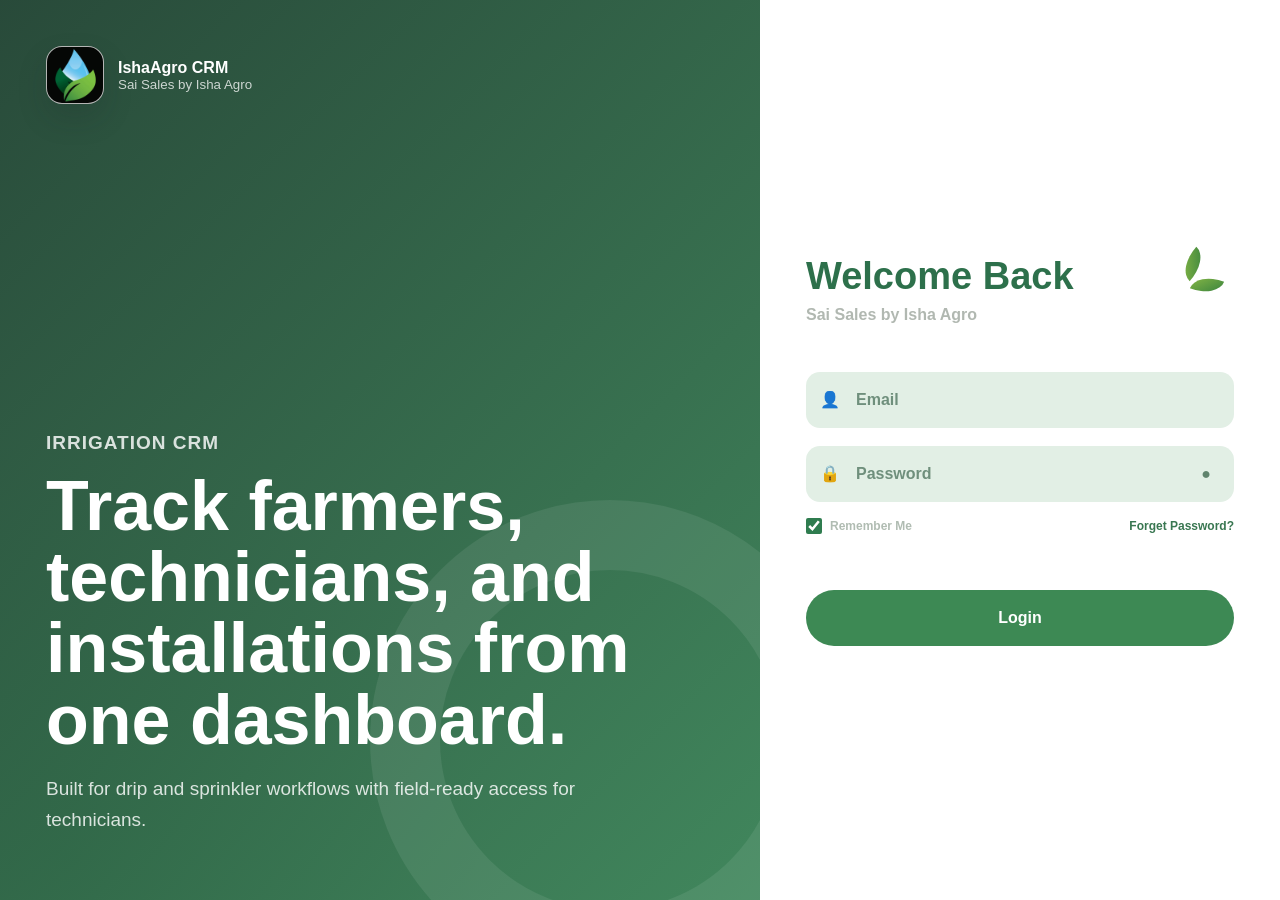
<file: index.html>
<!doctype html>
<html lang="en">
  <head>
    <meta charset="UTF-8" />
    <meta name="viewport" content="width=device-width, initial-scale=1.0" />
    <title>IshaAgro CRM</title>
    <link rel="stylesheet" href="style.css?v=20260524-query" />
  </head>
  <body>
    <main id="loginPage" class="website-login">
      <section class="login-visual">
        <div class="brand-row">
          <img class="brand-logo" src="assets/isha-agro-logo-icon.png" alt="Isha Agro" />
          <div>
            <strong>IshaAgro CRM</strong>
            <small>Sai Sales by Isha Agro</small>
          </div>
        </div>
        <div class="visual-copy">
          <p class="eyebrow">Irrigation CRM</p>
          <h1>Track farmers, technicians, and installations from one dashboard.</h1>
          <p>Built for drip and sprinkler workflows with field-ready access for technicians.</p>
        </div>
      </section>

      <section class="login-panel">
        <div class="login-title-block">
          <span class="leaf-sprig" aria-hidden="true"></span>
          <h2>Welcome Back</h2>
          <p>Sai Sales by Isha Agro</p>
        </div>

        <form id="loginForm">
          <label class="input-shell">
            <span aria-hidden="true">👤</span>
            <input id="email" type="email" autocomplete="email" placeholder="Email" required />
          </label>
          <label class="input-shell">
            <span aria-hidden="true">🔒</span>
            <input id="password" type="password" autocomplete="current-password" placeholder="Password" required />
            <button id="togglePassword" class="eye-button" type="button" aria-label="Show password">●</button>
          </label>
          <div class="login-options">
            <label class="remember-option">
              <input id="rememberMe" type="checkbox" checked />
              <span>Remember Me</span>
            </label>
            <button class="forgot-button" type="button">Forget Password?</button>
          </div>
          <p id="loginMessage" class="message"></p>
          <button id="loginButton" type="submit">Login</button>
        </form>
      </section>
    </main>

    <main id="adminDashboard" class="dashboard-page hidden">
      <aside class="sidebar">
        <div class="brand-row">
          <img class="brand-logo" src="assets/isha-agro-logo-icon.png" alt="Isha Agro" />
          <div>
            <strong>IshaAgro CRM</strong>
            <small>Sai Sales by Isha Agro</small>
          </div>
        </div>
        <nav class="admin-tabs" aria-label="Admin features">
          <button class="active" data-admin-tab="overview" type="button">Dashboard</button>
          <button data-admin-tab="farmers" type="button">Farmers</button>
          <button data-admin-tab="queries" type="button">Farmer Queries</button>
          <button data-admin-tab="reminders" type="button">Reminders</button>
          <button data-admin-tab="technicians" type="button">Technicians</button>
        </nav>
      </aside>
      <section class="dashboard-content">
        <header class="dashboard-topbar">
          <div class="profile-menu-wrap">
            <button id="adminProfileButton" class="profile-button" type="button" aria-expanded="false" aria-controls="adminProfileMenu">
              <img id="adminProfilePhoto" class="profile-photo" alt="Admin profile" />
              <span id="adminProfileInitials" class="profile-initials">A</span>
            </button>
            <div id="adminProfileMenu" class="profile-menu-panel hidden">
              <div class="profile-card-head">
                <img id="adminProfileMenuPhoto" class="profile-menu-photo" alt="Admin profile" />
                <div>
                  <strong id="adminProfileName">Admin</strong>
                  <small id="adminProfileEmail">admin@ishaagro.in</small>
                </div>
              </div>
              <span id="adminProfileRole" class="profile-role">Admin</span>
              <button id="adminProfileLogout" class="danger-button profile-logout" type="button">Logout</button>
            </div>
          </div>
        </header>
        <section class="dashboard-hero">
          <p class="eyebrow">Irrigation CRM</p>
          <h2 id="adminGreeting">Welcome, Admin</h2>
          <p>Manage farmer records, technicians, and installation progress for IshaAgro.</p>
        </section>

        <section class="admin-panel-section" data-admin-panel="overview">
          <section id="adminStats" class="stats-grid"></section>
          <section id="adminInsights" class="insights-grid"></section>
          <section class="form-card">
            <div class="section-heading">
              <h3>Recent Updates</h3>
            </div>
            <div id="recentUpdates" class="reminder-list"></div>
          </section>
        </section>

        <section class="admin-panel-section hidden" data-admin-panel="reminders">
          <section class="form-card">
            <div class="section-heading">
              <h3>Create Reminder</h3>
            </div>
            <form id="reminderForm" class="compact-form">
              <label>Farmer<select id="reminderFarmer" required></select></label>
              <label>Title<input id="reminderTitle" placeholder="Pending installation follow-up" required /></label>
              <label>Reminder Date<input id="reminderDate" type="date" required /></label>
              <label>Status<select id="reminderStatus"><option>Pending</option><option>Completed</option></select></label>
              <label>Assigned To<select id="reminderAssignedTo" required></select></label>
              <button class="primary-action" type="submit">Create Reminder</button>
              <p id="reminderMessage" class="message"></p>
            </form>
          </section>
          <section class="form-card">
            <div class="section-heading">
              <h3>Upcoming Reminders</h3>
            </div>
            <div id="upcomingReminders" class="reminder-list"></div>
          </section>
        </section>

        <section class="admin-panel-section hidden" data-admin-panel="queries">
          <section class="form-card">
            <div class="section-heading">
              <h3>Farmer Queries</h3>
            </div>
            <div id="farmerQueryTable" class="table-wrap"></div>
          </section>
        </section>

        <section class="admin-panel-section hidden" data-admin-panel="farmers">
          <section class="form-card">
            <div class="section-heading">
              <h3>Farmer Records</h3>
              <button id="exportCsvButton" class="secondary-button" type="button">Export CSV</button>
            </div>
            <div class="filters-grid">
              <label>Technician<select id="filterTechnician"><option value="">All technicians</option></select></label>
              <label>District<input id="filterDistrict" placeholder="Search district" /></label>
              <label>Status<select id="filterStatus"><option value="">All status</option><option>Pending</option><option>Completed</option></select></label>
              <label>Product Type<select id="filterProduct"><option value="">All products</option><option>Drip</option><option>Sprinkler</option></select></label>
              <label>Installation Date<input id="filterInstallDate" type="date" /></label>
            </div>
            <div id="farmerRecordsTable" class="table-wrap"></div>
          </section>

          <section id="farmerDetailPanel" class="form-card hidden"></section>

          <section id="adminEditPanel" class="form-card hidden">
            <div class="section-heading">
              <h3>Edit Farmer Record</h3>
              <button id="cancelEditFarmer" class="secondary-button" type="button">Cancel</button>
            </div>
            <form id="adminEditForm" class="farmer-form">
              <input name="id" type="hidden" />
              <label>Farmer Name<input name="farmerName" required /></label>
              <label>Mobile No<input name="mobileNo" inputmode="tel" required /></label>
              <label>Referal<input name="referal" /></label>
              <label>District<input name="district" required /></label>
              <label>Block<input name="block" required /></label>
              <label>GP<input name="gp" /></label>
              <label>Village<input name="village" required /></label>
              <label class="wide-field">Address<textarea name="address" rows="3"></textarea></label>
              <label>Product Type<select name="productType"><option>Drip</option><option>Sprinkler</option></select></label>
              <label>Area (Acre)<input name="area" /></label>
              <label>Size<input name="size" /></label>
              <label>Spacing<input name="spacing" /></label>
              <label>Crop<input name="crop" /></label>
              <label>Installation Date<input name="installationDate" type="date" /></label>
              <label>Farmer Share<input name="farmerShare" /></label>
              <label>GPS<select name="gps"><option>1</option><option>2</option><option>3</option></select></label>
              <label>Status<select name="status"><option>Pending</option><option>Completed</option></select></label>
              <button class="primary-action wide-field" type="submit">Save Changes</button>
              <p id="editFarmerMessage" class="message wide-field"></p>
            </form>
          </section>
        </section>

        <section class="admin-panel-section hidden" data-admin-panel="technicians">
          <section class="form-card">
            <div class="section-heading">
              <h3>Manage Technicians</h3>
            </div>
            <div class="admin-grid">
              <form id="technicianForm" class="compact-form">
                <input id="editingTechnicianId" type="hidden" />
                <label>Name<input id="technicianName" required /></label>
                <label>Email<input id="technicianEmail" type="email" required /></label>
                <label id="technicianPasswordLabel">Password<input id="technicianPassword" type="password" minlength="6" required /></label>
                <button class="primary-action" type="submit">Save Technician</button>
                <p id="technicianMessage" class="message"></p>
              </form>
              <div id="technicianList" class="technician-list"></div>
            </div>
          </section>
        </section>
      </section>
    </main>

    <main id="technicianDashboard" class="dashboard-page hidden">
      <aside class="sidebar">
        <div class="brand-row">
          <img class="brand-logo" src="assets/isha-agro-logo-icon.png" alt="Isha Agro" />
          <div>
            <strong>IshaAgro CRM</strong>
            <small>Sai Sales by Isha Agro</small>
          </div>
        </div>
      </aside>
      <section class="dashboard-content">
        <header class="dashboard-topbar">
          <div class="profile-menu-wrap">
            <button id="technicianProfileButton" class="profile-button" type="button" aria-expanded="false" aria-controls="technicianProfileMenu">
              <img id="technicianProfilePhoto" class="profile-photo" alt="Technician profile" />
              <span id="technicianProfileInitials" class="profile-initials">T</span>
            </button>
            <div id="technicianProfileMenu" class="profile-menu-panel hidden">
              <div class="profile-card-head">
                <img id="technicianProfileMenuPhoto" class="profile-menu-photo" alt="Technician profile" />
                <div>
                  <strong id="technicianProfileName">Technician</strong>
                  <small id="technicianProfileEmail">technician@ishaagro.in</small>
                </div>
              </div>
              <span id="technicianProfileRole" class="profile-role">Technician</span>
              <button id="technicianProfileLogout" class="danger-button profile-logout" type="button">Logout</button>
            </div>
          </div>
        </header>
        <section class="dashboard-hero">
          <p class="eyebrow">Field Technician</p>
          <h2 id="technicianGreeting">Welcome, Technician</h2>
          <p>Capture GPS, add farmer details, and submit irrigation installation records.</p>
        </section>

        <section class="mode-toggle" aria-label="Technician workflows">
          <button id="showRegistrationButton" class="active" type="button">Farmer Registration</button>
          <button id="showQueryButton" type="button">Farmer Query</button>
        </section>

        <section id="farmerRegistrationPanel" class="form-card technician-panel">
          <div class="section-heading form-toolbar">
            <h3>Add Farmer</h3>
            <button id="captureGpsButton" class="secondary-button location-button" type="button">Current Location</button>
          </div>
          <p id="farmerMessage" class="message"></p>

          <form id="farmerForm" class="farmer-form">
            <label>Farmer Name<input name="farmerName" required /></label>
            <label>Mobile No<input name="mobileNo" inputmode="tel" required /></label>
            <label>Referal<input name="referal" /></label>
            <label>District<input name="district" required /></label>
            <label>Block<input name="block" required /></label>
            <label>GP<input name="gp" /></label>
            <label>Village<input name="village" required /></label>
            <label class="wide-field">Address<textarea name="address" rows="3"></textarea></label>
            <label>Date & Time<input id="dateTimeAuto" name="dateTimeAuto" readonly /></label>
            <label>Current Location<input id="locationAuto" name="locationAuto" readonly placeholder="Click Capture GPS" /></label>
            <section id="mapPreview" class="map-preview wide-field hidden">
              <div class="map-header">
                <strong>Current Location Map</strong>
                <a id="openMapLink" href="#" target="_blank" rel="noopener">Open in Google Maps</a>
              </div>
              <iframe id="locationMap" title="Current location map" loading="lazy"></iframe>
            </section>
            <label>Product Type<select name="productType"><option>Drip</option><option>Sprinkler</option></select></label>
            <label>Area (Acre)<input name="area" /></label>
            <label>Size<input name="size" /></label>
            <label>Spacing<input name="spacing" /></label>
            <label>Crop<input name="crop" /></label>
            <label>Installation Date<input name="installationDate" type="date" /></label>
            <label>Farmer Share<input name="farmerShare" /></label>
            <label>GPS<select name="gps"><option>1</option><option>2</option><option>3</option></select></label>
            <label>Status<input name="status" value="Pending" readonly /></label>
            <button id="submitFarmerButton" class="primary-action wide-field" type="submit">Submit Farmer</button>
          </form>
        </section>

        <section id="farmerQueryPanel" class="form-card technician-panel hidden">
          <div class="section-heading">
            <h3>Farmer Query</h3>
          </div>
          <p id="farmerQueryMessage" class="message"></p>
          <form id="farmerQueryForm" class="farmer-form">
            <label>Farmer Name<input name="farmerName" required /></label>
            <label>Mobile Number<input name="mobileNo" inputmode="tel" required /></label>
            <label class="wide-field">Address<textarea name="address" rows="3" required></textarea></label>
            <label>Area<input name="area" required /></label>
            <label>Product Type<select name="productType"><option>Sprinkler</option><option>Drip</option></select></label>
            <button class="primary-action wide-field" type="submit">Submit Query</button>
          </form>
        </section>
      </section>
    </main>

    <div id="successModal" class="modal-backdrop hidden" role="dialog" aria-modal="true" aria-labelledby="successTitle">
      <section class="modal-box">
        <div class="modal-icon">✓</div>
        <h2 id="successTitle">Form Submitted</h2>
        <p>Farmer details have been saved successfully.</p>
        <button id="successOkButton" type="button">OK</button>
      </section>
    </div>

    <script src="vendor/firebase/firebase-app-compat.js?v=10.12.2"></script>
    <script src="vendor/firebase/firebase-auth-compat.js?v=10.12.2"></script>
    <script src="vendor/firebase/firebase-firestore-compat.js?v=10.12.2"></script>
    <script src="firebase-config.js?v=20260620-local-firebase"></script>
    <script src="app.js?v=20260620-rules-message"></script>
  </body>
</html>
</file>
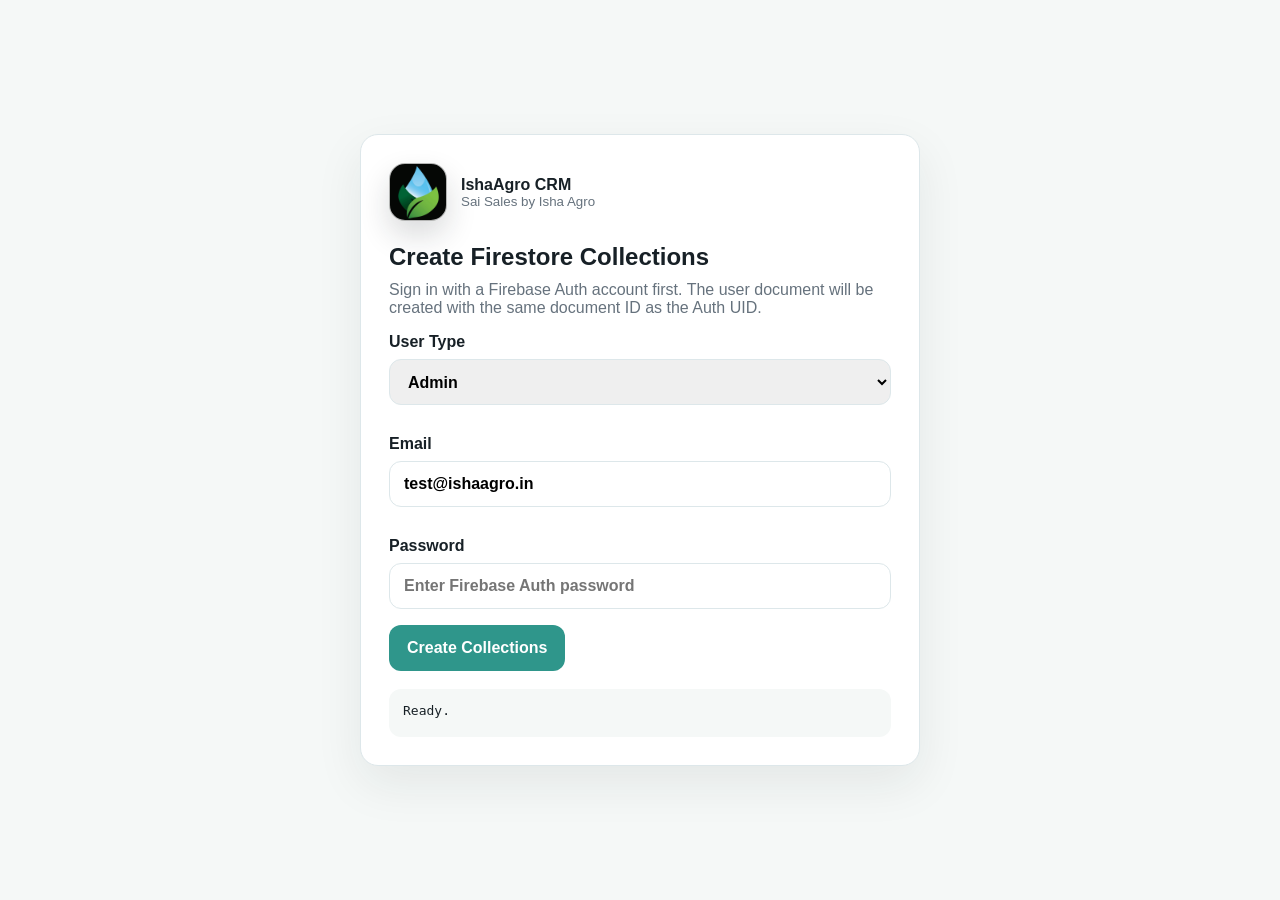
<file: setup-collections.html>
<!doctype html>
<html lang="en">
  <head>
    <meta charset="UTF-8" />
    <meta name="viewport" content="width=device-width, initial-scale=1.0" />
    <title>IshaAgro CRM Firestore Setup</title>
    <link rel="stylesheet" href="style.css?v=20260524-query" />
  </head>
  <body>
    <main class="setup-page">
      <section class="setup-card">
        <div class="brand-row setup-brand">
          <img class="brand-logo" src="assets/isha-agro-logo-icon.png" alt="Isha Agro" />
          <div>
            <strong>IshaAgro CRM</strong>
            <small>Sai Sales by Isha Agro</small>
          </div>
        </div>
        <h1>Create Firestore Collections</h1>
        <p>Sign in with a Firebase Auth account first. The user document will be created with the same document ID as the Auth UID.</p>
        <label>
          User Type
          <select id="setupRole">
            <option value="admin">Admin</option>
            <option value="technician">Technician</option>
          </select>
        </label>
        <label>
          Email
          <input id="setupEmail" type="email" value="test@ishaagro.in" />
        </label>
        <label>
          Password
          <input id="setupPassword" type="password" placeholder="Enter Firebase Auth password" />
        </label>
        <button id="createCollectionsBtn" type="button">Create Collections</button>
        <pre id="setupStatus">Ready.</pre>
      </section>
    </main>

    <script src="vendor/firebase/firebase-app-compat.js?v=10.12.2"></script>
    <script src="vendor/firebase/firebase-auth-compat.js?v=10.12.2"></script>
    <script src="vendor/firebase/firebase-firestore-compat.js?v=10.12.2"></script>
    <script src="firebase-config.js?v=20260620-local-firebase"></script>
    <script src="setup-collections.js?v=20260620-local-firebase"></script>
  </body>
</html>
</file>
<file: style.css>
body {
  margin: 0;
  font-family: Arial, sans-serif;
  background: #f5f8f7;
  color: #172026;
}

* {
  box-sizing: border-box;
}

@keyframes fadeUp {
  from {
    opacity: 0;
    transform: translateY(14px);
  }
  to {
    opacity: 1;
    transform: translateY(0);
  }
}

@keyframes softScale {
  from {
    opacity: 0;
    transform: scale(0.96);
  }
  to {
    opacity: 1;
    transform: scale(1);
  }
}

.hidden {
  display: none !important;
}

.website-login {
  min-height: 100vh;
  display: grid;
  grid-template-columns: minmax(0, 1.1fr) minmax(380px, 520px);
  background:
    radial-gradient(circle at 5% 95%, rgba(55, 137, 77, 0.18), transparent 28%),
    radial-gradient(circle at 90% 8%, rgba(143, 189, 70, 0.18), transparent 28%),
    #f5f8f7;
}

.login-visual {
  position: relative;
  overflow: hidden;
  min-height: 100vh;
  display: flex;
  flex-direction: column;
  justify-content: space-between;
  padding: 46px;
  color: #ffffff;
  background:
    linear-gradient(135deg, rgba(18, 55, 37, 0.9), rgba(35, 116, 67, 0.86)),
    url("https://images.unsplash.com/photo-1625246333195-78d9c38ad449?auto=format&fit=crop&w=1600&q=80") center/cover;
}

.login-visual::after {
  content: "";
  position: absolute;
  right: -90px;
  bottom: -80px;
  width: 340px;
  height: 340px;
  border-radius: 50%;
  border: 70px solid rgba(255, 255, 255, 0.08);
}

.visual-copy {
  position: relative;
  z-index: 1;
  max-width: 680px;
}

.eyebrow {
  margin-bottom: 12px;
  color: #c8f2d4;
  font-size: 13px;
  font-weight: 900;
  letter-spacing: 1px;
  text-transform: uppercase;
}

.visual-copy h1 {
  margin-bottom: 18px;
  font-size: clamp(38px, 6vw, 70px);
  line-height: 1.02;
}

.visual-copy p {
  max-width: 540px;
  color: rgba(255, 255, 255, 0.82);
  font-size: 19px;
  line-height: 1.6;
}

.login-panel {
  min-height: 100vh;
  display: grid;
  align-content: center;
  padding: 46px;
  background: #ffffff;
}

.login-title-block {
  position: relative;
  margin-bottom: 32px;
  text-align: left;
}

.login-title-block h2 {
  margin-bottom: 8px;
  color: #2d704b;
  font-size: 38px;
}

.login-title-block p {
  color: #b1b8b1;
  font-weight: 700;
}

.leaf-sprig {
  position: absolute;
  right: 12px;
  top: 0;
  width: 54px;
  height: 44px;
}

.leaf-sprig::before,
.leaf-sprig::after {
  content: "";
  position: absolute;
  width: 30px;
  height: 18px;
  border-radius: 100% 0 100% 0;
  background: linear-gradient(135deg, #8fbd46, #2f7c3d);
}

.leaf-sprig::before {
  right: 14px;
  top: 0;
  transform: rotate(-48deg);
}

.leaf-sprig::after {
  right: 0;
  bottom: 5px;
  transform: rotate(20deg);
}

.brand-row {
  display: flex;
  align-items: center;
  gap: 14px;
  margin-bottom: 24px;
}

.brand-row > div {
  min-width: 0;
}

.brand-logo {
  display: block;
  width: 58px;
  height: 58px;
  flex: 0 0 auto;
  border: 1px solid rgba(255, 255, 255, 0.7);
  border-radius: 16px;
  background: #050705;
  object-fit: cover;
  box-shadow: 0 14px 30px rgba(23, 32, 38, 0.16);
}

.brand-mark {
  display: grid;
  width: 52px;
  height: 52px;
  place-items: center;
  border-radius: 16px;
  background: #2f968b;
  color: #ffffff;
  font-size: 24px;
  font-weight: 900;
}

h1,
h2,
p {
  margin-top: 0;
}

.brand-row h1 {
  margin-bottom: 4px;
  font-size: 24px;
}

.brand-row strong,
.brand-row small {
  display: block;
}

.brand-row p,
.brand-row small,
.dashboard-content p {
  color: #66727d;
}

.login-visual > .brand-row {
  position: relative;
  z-index: 1;
}

.login-visual .brand-row strong {
  color: #ffffff;
}

.login-visual .brand-row small {
  color: rgba(255, 255, 255, 0.76);
}

.sidebar .brand-row {
  margin-bottom: 34px;
}

.sidebar strong {
  display: block;
  color: #172026;
  font-size: 20px;
}

.sidebar small {
  display: block;
  margin-top: 4px;
  color: #66727d;
  font-weight: 800;
  text-transform: uppercase;
}

.admin-tabs {
  display: grid;
  gap: 10px;
  margin: 0 0 24px;
}

.admin-tabs button {
  width: 100%;
  min-height: 48px;
  border: 1px solid transparent;
  border-radius: 16px;
  background: transparent;
  color: #52635a;
  text-align: left;
  font-weight: 900;
  transition: background 0.18s ease, color 0.18s ease, transform 0.18s ease;
}

.admin-tabs button:hover,
.admin-tabs button.active {
  background: #e2efe5;
  color: #2f714a;
  transform: translateX(2px);
}

.admin-panel-section {
  animation: fadeUp 0.28s ease both;
}

.dashboard-page {
  min-height: 100vh;
  display: grid;
  grid-template-columns: 280px 1fr;
  background:
    radial-gradient(circle at 90% 8%, rgba(143, 189, 70, 0.16), transparent 25%),
    radial-gradient(circle at 5% 95%, rgba(55, 137, 77, 0.14), transparent 26%),
    #f5f8f7;
}

.sidebar {
  position: sticky;
  top: 0;
  min-height: 100vh;
  padding: 30px;
  border-right: 1px solid rgba(221, 231, 234, 0.72);
  background:
    linear-gradient(180deg, rgba(255, 255, 255, 0.95), rgba(245, 248, 247, 0.94)),
    radial-gradient(circle at 20% 10%, rgba(47, 150, 139, 0.16), transparent 34%);
  box-shadow: 18px 0 48px rgba(23, 32, 38, 0.05);
}

.dashboard-content {
  width: min(100%, 1500px);
  padding: 30px;
  animation: fadeUp 0.45s ease both;
}

.dashboard-topbar {
  position: sticky;
  top: 0;
  z-index: 30;
  display: flex;
  justify-content: flex-end;
  margin: -6px 0 14px;
  pointer-events: none;
}

.profile-menu-wrap {
  position: relative;
  pointer-events: auto;
}

.profile-button {
  width: 54px;
  height: 54px;
  min-height: 54px;
  display: grid;
  place-items: center;
  overflow: hidden;
  border: 2px solid rgba(255, 255, 255, 0.9);
  border-radius: 50%;
  background: #ffffff;
  padding: 0;
  box-shadow: 0 14px 34px rgba(23, 32, 38, 0.16);
}

.profile-button:hover {
  box-shadow: 0 18px 42px rgba(23, 32, 38, 0.2);
}

.profile-photo,
.profile-menu-photo {
  display: block;
  width: 100%;
  height: 100%;
  object-fit: cover;
}

.profile-initials {
  display: none;
}

.profile-menu-panel {
  position: absolute;
  top: calc(100% + 12px);
  right: 0;
  z-index: 40;
  width: min(86vw, 310px);
  padding: 16px;
  border: 1px solid rgba(221, 231, 234, 0.92);
  border-radius: 18px;
  background: #ffffff;
  box-shadow: 0 24px 70px rgba(23, 32, 38, 0.18);
  animation: softScale 0.16s ease both;
}

.profile-card-head {
  display: flex;
  align-items: center;
  gap: 12px;
  min-width: 0;
  margin-bottom: 14px;
}

.profile-menu-photo {
  width: 58px;
  height: 58px;
  flex: 0 0 auto;
  border-radius: 18px;
  background: #e2efe5;
}

.profile-card-head div {
  min-width: 0;
}

.profile-card-head strong,
.profile-card-head small {
  display: block;
  overflow: hidden;
  text-overflow: ellipsis;
  white-space: nowrap;
}

.profile-card-head strong {
  color: #172026;
  font-size: 17px;
}

.profile-card-head small {
  margin-top: 4px;
  color: #66727d;
  font-size: 13px;
  font-weight: 800;
}

.profile-role {
  display: inline-flex;
  min-height: 30px;
  align-items: center;
  margin-bottom: 14px;
  border-radius: 999px;
  background: #e2efe5;
  padding: 0 12px;
  color: #2f714a;
  font-size: 12px;
  font-weight: 900;
  text-transform: uppercase;
}

.profile-logout {
  width: 100%;
  min-height: 44px;
}

.dashboard-content h2 {
  font-size: clamp(34px, 5vw, 58px);
  line-height: 1.04;
}

.dashboard-hero {
  position: relative;
  overflow: hidden;
  margin-bottom: 20px;
  padding: clamp(24px, 4vw, 34px);
  border-radius: 22px;
  background:
    linear-gradient(135deg, rgba(18, 55, 37, 0.92), rgba(35, 116, 67, 0.86)),
    url("https://images.unsplash.com/photo-1625246333195-78d9c38ad449?auto=format&fit=crop&w=1600&q=80") center/cover;
  color: #ffffff;
  box-shadow: 0 24px 58px rgba(21, 52, 34, 0.18);
  animation: fadeUp 0.4s ease both;
}

.dashboard-hero::after {
  content: "";
  position: absolute;
  right: -70px;
  bottom: -80px;
  width: 240px;
  height: 240px;
  border-radius: 50%;
  border: 52px solid rgba(255, 255, 255, 0.08);
}

.dashboard-hero h2,
.dashboard-hero p {
  position: relative;
  z-index: 1;
}

.dashboard-hero h2 {
  margin: 0 0 14px;
  color: #ffffff;
  font-size: clamp(32px, 4.6vw, 52px);
}

.dashboard-hero p:not(.eyebrow) {
  max-width: 660px;
  margin-bottom: 0;
  color: rgba(255, 255, 255, 0.84);
  font-size: 18px;
  line-height: 1.55;
}

.section-heading {
  display: flex;
  align-items: center;
  justify-content: space-between;
  gap: 16px;
  margin-bottom: 16px;
}

.section-heading h3 {
  margin: 0;
  font-size: 24px;
}

.form-toolbar {
  justify-content: flex-start;
}

.location-button {
  order: -1;
  min-width: 170px;
}

.mode-toggle {
  display: grid;
  grid-template-columns: repeat(2, minmax(0, 1fr));
  gap: 12px;
  margin-bottom: 18px;
}

.mode-toggle button {
  min-height: 54px;
  border: 1px solid #cfe1d4;
  border-radius: 16px;
  background: #ffffff;
  color: #2f714a;
  box-shadow: 0 10px 26px rgba(23, 32, 38, 0.06);
}

.mode-toggle button.active {
  border-color: #3d8954;
  background: #3d8954;
  color: #ffffff;
}

.flow-card,
.form-card {
  border: 1px solid rgba(221, 231, 234, 0.86);
  border-radius: 20px;
  background: #ffffff;
  box-shadow: 0 14px 38px rgba(23, 32, 38, 0.07);
  animation: fadeUp 0.42s ease both;
  transition: transform 0.18s ease, box-shadow 0.18s ease;
}

.form-card:hover,
.stat-card:hover {
  transform: translateY(-2px);
  box-shadow: 0 18px 46px rgba(23, 32, 38, 0.1);
}

.flow-card {
  display: flex;
  flex-wrap: wrap;
  align-items: center;
  gap: 12px;
  margin-bottom: 20px;
  padding: 18px 20px;
  color: #2f714a;
}

.flow-card strong {
  display: inline-flex;
  min-height: 38px;
  align-items: center;
  border-radius: 22px;
  background: #e2efe5;
  padding: 0 14px;
}

.flow-card span {
  color: #9aa8a0;
  font-weight: 900;
}

.form-card {
  position: relative;
  overflow: hidden;
  margin-bottom: 18px;
  padding: clamp(18px, 2.5vw, 26px);
}

.form-card::before {
  content: "";
  position: absolute;
  right: -50px;
  top: -60px;
  z-index: 0;
  width: 180px;
  height: 180px;
  border-radius: 50%;
  background: rgba(61, 137, 84, 0.08);
  pointer-events: none;
}

.section-heading,
.detail-grid,
.detail-map,
.empty-state,
.table-wrap,
.filters-grid,
.compact-form,
.admin-grid {
  position: relative;
  z-index: 1;
}

.farmer-form {
  position: relative;
  z-index: 1;
  display: grid;
  grid-template-columns: repeat(auto-fit, minmax(230px, 1fr));
  gap: 16px;
  align-items: start;
}

.farmer-form label {
  display: grid;
  gap: 8px;
  min-width: 0;
  margin-top: 0;
  color: #24372a;
  font-size: 13px;
  font-weight: 900;
  line-height: 1.25;
}

.farmer-form input,
.farmer-form select,
.farmer-form textarea {
  width: 100%;
  min-width: 0;
  min-height: 52px;
  box-sizing: border-box;
  margin: 0;
  padding: 0 14px;
  border: 1px solid #d9e8dc;
  border-radius: 14px;
  margin-bottom: 0;
  background: #f9fcfa;
  color: #172026;
  font: inherit;
  font-size: 15px;
  font-weight: 700;
  transition: border-color 0.18s ease, box-shadow 0.18s ease, background 0.18s ease;
}

.farmer-form input[readonly] {
  background: #eef6f1;
  color: #557063;
  cursor: default;
}

.farmer-form input:focus,
.farmer-form select:focus,
.farmer-form textarea:focus {
  outline: none;
  border-color: #3d8954;
  box-shadow: 0 0 0 4px rgba(61, 137, 84, 0.12);
}

.farmer-form textarea {
  min-height: 104px;
  line-height: 1.45;
  padding: 13px 14px;
  padding-top: 12px;
  resize: vertical;
}

.wide-field {
  grid-column: 1 / -1;
}

.map-preview {
  overflow: hidden;
  border: 1px solid #d9e8dc;
  border-radius: 18px;
  background: #f9fcfa;
}

.map-header {
  display: flex;
  align-items: center;
  justify-content: space-between;
  gap: 14px;
  padding: 14px 16px;
  border-bottom: 1px solid #d9e8dc;
}

.map-header strong {
  color: #24372a;
}

.map-header a {
  color: #2f714a;
  font-size: 13px;
  font-weight: 900;
  text-decoration: none;
}

.map-preview iframe {
  display: block;
  width: 100%;
  height: 280px;
  border: 0;
}

.detail-grid {
  display: grid;
  grid-template-columns: repeat(auto-fit, minmax(190px, 1fr));
  gap: 12px;
  margin-bottom: 18px;
}

.detail-item {
  min-width: 0;
  padding: 14px;
  border: 1px solid #d9e8dc;
  border-radius: 16px;
  background: #f9fcfa;
  cursor: default;
  user-select: none;
}

.detail-item span {
  display: block;
  margin-bottom: 6px;
  color: #66727d;
  font-size: 12px;
  font-weight: 900;
  text-transform: uppercase;
}

.detail-item strong {
  display: block;
  overflow-wrap: anywhere;
  color: #172026;
  line-height: 1.35;
}

.detail-map {
  margin-top: 12px;
}

.map-header .row-actions {
  align-items: center;
}

.map-header .row-actions a {
  display: inline-flex;
  min-height: 36px;
  align-items: center;
  border-radius: 12px;
  background: #e2efe5;
  padding: 0 12px;
  color: #2f714a;
  font-size: 13px;
  font-weight: 900;
  text-decoration: none;
}

.primary-action {
  width: 100%;
  min-height: 52px;
  border-radius: 14px;
  background: #3d8954;
}

.secondary-button {
  background: #e2efe5;
  color: #2f714a;
}

.stats-grid {
  display: grid;
  grid-template-columns: repeat(auto-fit, minmax(210px, 1fr));
  gap: 14px;
  margin-bottom: 18px;
}

.stat-card {
  min-height: 108px;
  padding: 18px;
  border: 1px solid rgba(221, 231, 234, 0.86);
  border-top: 5px solid #3d8954;
  border-radius: 18px;
  background: #ffffff;
  box-shadow: 0 14px 38px rgba(23, 32, 38, 0.07);
  animation: fadeUp 0.42s ease both;
  transition: transform 0.18s ease, box-shadow 0.18s ease;
}

.stat-card span {
  display: block;
  margin-bottom: 14px;
  color: #66727d;
  font-size: 13px;
  font-weight: 900;
}

.stat-card strong {
  color: #172026;
  font-size: 32px;
  line-height: 1;
}

.insights-grid {
  display: grid;
  grid-template-columns: repeat(2, minmax(0, 1fr));
  gap: 14px;
  margin-bottom: 18px;
}

.insight-card {
  position: relative;
  overflow: hidden;
  min-height: 190px;
  padding: 18px;
  border: 1px solid rgba(221, 231, 234, 0.86);
  border-radius: 18px;
  background:
    linear-gradient(145deg, rgba(255, 255, 255, 0.96), rgba(248, 252, 249, 0.96)),
    radial-gradient(circle at 95% 0, rgba(143, 189, 70, 0.18), transparent 30%);
  box-shadow: 0 14px 38px rgba(23, 32, 38, 0.07);
  animation: fadeUp 0.42s ease both;
}

.progress-card {
  display: flex;
  align-items: center;
  justify-content: space-between;
  gap: 18px;
}

.insight-label {
  display: block;
  margin-bottom: 10px;
  color: #66727d;
  font-size: 12px;
  font-weight: 900;
  letter-spacing: 0.6px;
  text-transform: uppercase;
}

.insight-card > div > strong,
.insight-heading strong {
  display: block;
  color: #172026;
  font-size: 24px;
  line-height: 1.2;
}

.insight-card small,
.insight-note {
  display: block;
  margin-top: 8px;
  color: #66727d;
  font-size: 13px;
  font-weight: 800;
}

.insight-heading {
  display: flex;
  align-items: flex-start;
  justify-content: space-between;
  gap: 12px;
  margin-bottom: 14px;
}

.donut {
  width: 116px;
  height: 116px;
  flex: 0 0 auto;
  display: grid;
  place-items: center;
  border-radius: 50%;
  background:
    radial-gradient(circle, #ffffff 0 53%, transparent 54%),
    conic-gradient(#3d8954 var(--progress), #dfeee4 0);
  box-shadow: inset 0 0 0 1px rgba(47, 113, 74, 0.1);
}

.donut span {
  color: #2f714a;
  font-size: 22px;
  font-weight: 900;
}

.progress-row {
  display: grid;
  grid-template-columns: minmax(92px, 1fr) minmax(100px, 1.4fr) 42px;
  gap: 10px;
  align-items: center;
  margin-top: 12px;
}

.progress-row div:first-child strong {
  display: block;
  color: #24372a;
  font-size: 14px;
}

.progress-row div:first-child span {
  display: block;
  margin-top: 2px;
  color: #66727d;
  font-size: 12px;
  font-weight: 800;
}

.progress-track,
.mini-track {
  overflow: hidden;
  height: 10px;
  border-radius: 999px;
  background: #e2efe5;
}

.progress-track span,
.mini-track i {
  display: block;
  height: 100%;
  border-radius: inherit;
  background: linear-gradient(90deg, #3d8954, #8fbd46);
}

.progress-row b {
  color: #2f714a;
  font-size: 13px;
  text-align: right;
}

.mini-row {
  display: grid;
  grid-template-columns: minmax(90px, 1fr) minmax(90px, 1.6fr) 34px;
  gap: 10px;
  align-items: center;
  margin-top: 12px;
}

.mini-row span {
  overflow: hidden;
  color: #24372a;
  font-size: 13px;
  font-weight: 900;
  text-overflow: ellipsis;
  white-space: nowrap;
}

.mini-row strong {
  color: #2f714a;
  font-size: 14px;
  text-align: right;
}

.reminder-chip {
  display: inline-flex;
  min-height: 34px;
  align-items: center;
  margin-top: 16px;
  border-radius: 999px;
  background: #fff5cf;
  padding: 0 12px;
  color: #7b5700;
  font-size: 13px;
  font-weight: 900;
}

.empty-mini {
  min-height: 46px;
  display: grid;
  place-items: center;
  border: 1px dashed #d9e8dc;
  border-radius: 14px;
  color: #66727d;
  font-size: 13px;
  font-weight: 800;
}

.admin-grid {
  display: grid;
  grid-template-columns: repeat(auto-fit, minmax(320px, 1fr));
  gap: 18px;
  align-items: start;
}

.filters-grid,
.compact-form {
  display: grid;
  grid-template-columns: repeat(auto-fit, minmax(180px, 1fr));
  gap: 12px;
  margin-bottom: 18px;
}

.compact-form {
  margin-bottom: 0;
}

.compact-form label,
.filters-grid label {
  display: grid;
  gap: 8px;
  margin-top: 0;
  color: #24372a;
  font-size: 13px;
  font-weight: 900;
}

.compact-form input,
.compact-form select,
.filters-grid input,
.filters-grid select {
  margin: 0;
  border-color: #d9e8dc;
  background: #f9fcfa;
}

.table-wrap {
  width: 100%;
  overflow-x: auto;
  border: 1px solid #e5eee8;
  border-radius: 16px;
  background: #ffffff;
}

.records-table {
  width: 100%;
  min-width: 980px;
  border-collapse: collapse;
}

.query-table {
  min-width: 920px;
}

.records-table th,
.records-table td {
  padding: 12px;
  border-bottom: 1px solid #e5eee8;
  text-align: left;
  vertical-align: middle;
}

.records-table th {
  background: #f5faf7;
  color: #66727d;
  font-size: 12px;
  font-weight: 900;
  text-transform: uppercase;
}

.records-table tbody tr {
  transition: background 0.16s ease;
}

.records-table tbody tr:hover {
  background: #f9fcfa;
}

.records-table td small {
  display: block;
  margin-top: 4px;
  color: #66727d;
}

.badge {
  display: inline-flex;
  min-height: 28px;
  align-items: center;
  border-radius: 999px;
  padding: 0 10px;
  background: #edf4ef;
  color: #2f714a;
  font-size: 12px;
  font-weight: 900;
}

.badge.pending {
  background: #fff5cf;
  color: #7b5700;
}

.badge.completed {
  background: #dff4e7;
  color: #256c3c;
}

.status-select {
  width: auto;
  min-width: 124px;
  min-height: 34px;
  margin: 0;
  padding: 0 28px 0 12px;
  border: 0;
  border-radius: 999px;
  font-size: 12px;
  font-weight: 900;
  cursor: pointer;
}

.status-select.pending {
  background: #fff5cf;
  color: #7b5700;
}

.status-select.completed {
  background: #dff4e7;
  color: #256c3c;
}

.table-button,
.danger-button {
  min-height: 36px;
  border-radius: 12px;
  padding: 0 12px;
  font-size: 13px;
}

.table-button {
  background: #e2efe5;
  color: #2f714a;
}

.danger-button {
  background: #fff1f1;
  color: #b53333;
}

.reminder-list,
.technician-list {
  display: grid;
  gap: 12px;
}

.reminder-item,
.technician-item {
  display: flex;
  align-items: center;
  justify-content: space-between;
  gap: 14px;
  padding: 14px;
  border: 1px solid #d9e8dc;
  border-radius: 14px;
  background: #f9fcfa;
  transition: transform 0.18s ease, border-color 0.18s ease, background 0.18s ease;
}

.reminder-item:hover,
.technician-item:hover {
  transform: translateY(-1px);
  border-color: #bcd6c4;
  background: #ffffff;
}

.reminder-item small,
.technician-item small {
  display: block;
  margin-top: 4px;
  color: #66727d;
}

.row-actions {
  display: flex;
  flex-wrap: wrap;
  gap: 8px;
}

.empty-state {
  padding: 18px;
  border: 1px dashed #cfded4;
  border-radius: 16px;
  color: #66727d;
  text-align: center;
}

.sidebar .secondary-button {
  width: 100%;
  margin-top: 8px;
  border: 1px solid #cfe1d4;
  color: #2d704b;
}

.message {
  min-height: 20px;
  color: #c2412d;
  font-weight: 700;
}

.input-shell {
  width: 100%;
  min-height: 56px;
  margin: 0 0 18px;
  display: grid;
  grid-template-columns: 28px 1fr 28px;
  align-items: center;
  gap: 8px;
  border-radius: 14px;
  background: #e2efe5;
  color: #2f714a;
  padding: 0 14px;
  font-weight: 800;
}

.input-shell input {
  min-height: 56px;
  margin: 0;
  padding: 0;
  border: 0;
  background: transparent;
  color: #275c3d;
}

.input-shell input::placeholder {
  color: #6f8f7c;
  font-weight: 800;
}

.input-shell input:focus {
  outline: none;
}

.eye-button {
  min-height: auto;
  padding: 0;
  background: transparent;
  color: #60846d;
}

.login-options {
  width: 100%;
  margin: -2px 0 46px;
  display: flex;
  align-items: center;
  justify-content: space-between;
  gap: 12px;
  font-size: 12px;
  font-weight: 900;
}

.remember-option {
  margin: 0;
  display: flex;
  align-items: center;
  gap: 8px;
  color: #b0bcb2;
}

.remember-option input {
  width: 16px;
  min-height: 16px;
  margin: 0;
  accent-color: #2f7c4f;
}

.forgot-button {
  min-height: auto;
  padding: 0;
  background: transparent;
  color: #397751;
  font-size: 12px;
}

.login-panel .message {
  margin: -28px 0 18px;
  text-align: left;
}

.login-panel #loginButton {
  display: block;
  width: 100%;
  min-height: 56px;
  margin: 0;
  border-radius: 28px;
  background: #3d8954;
  font-size: 16px;
}

.setup-page {
  min-height: 100vh;
  display: grid;
  place-items: center;
  padding: 24px;
}

.setup-card {
  width: min(100%, 560px);
  padding: 28px;
  border: 1px solid #dde7ea;
  border-radius: 18px;
  background: #ffffff;
  box-shadow: 0 18px 48px rgba(23, 32, 38, 0.08);
}

.setup-card h1 {
  margin: 0 0 10px;
}

.setup-card p {
  color: #66727d;
}

.setup-brand {
  margin-bottom: 22px;
}

button {
  min-height: 46px;
  padding: 0 18px;
  border: 0;
  border-radius: 12px;
  background: #2f968b;
  color: #ffffff;
  font: inherit;
  font-weight: 800;
  cursor: pointer;
}

input,
select {
  width: 100%;
  min-height: 46px;
  margin: 8px 0 16px;
  padding: 0 14px;
  border: 1px solid #dde7ea;
  border-radius: 12px;
  font: inherit;
}

label {
  display: block;
  margin-top: 14px;
  color: #172026;
  font-weight: 800;
}

button:disabled {
  opacity: 0.65;
  cursor: not-allowed;
}

pre {
  min-height: 48px;
  margin: 18px 0 0;
  padding: 14px;
  border-radius: 12px;
  background: #f5f8f7;
  white-space: pre-wrap;
}

.modal-backdrop {
  position: fixed;
  inset: 0;
  z-index: 100;
  display: grid;
  place-items: center;
  padding: 22px;
  background: rgba(12, 29, 19, 0.58);
  animation: softScale 0.18s ease both;
}

.modal-box {
  width: min(100%, 390px);
  padding: 30px;
  border-radius: 24px;
  background: #ffffff;
  box-shadow: 0 28px 80px rgba(12, 29, 19, 0.26);
  text-align: center;
  animation: fadeUp 0.24s ease both;
}

.modal-icon {
  width: 64px;
  height: 64px;
  margin: 0 auto 18px;
  display: grid;
  place-items: center;
  border-radius: 50%;
  background: #e2efe5;
  color: #2f714a;
  font-size: 34px;
  font-weight: 900;
}

.modal-box h2 {
  margin-bottom: 8px;
  color: #2d704b;
  font-size: 28px;
}

.modal-box p {
  color: #66727d;
}

.modal-box button {
  width: 100%;
  margin-top: 10px;
  border-radius: 24px;
  background: #3d8954;
}

@media (max-width: 1180px) {
  .farmer-form {
    grid-template-columns: repeat(2, minmax(0, 1fr));
  }

  .admin-grid {
    grid-template-columns: 1fr;
  }

  .insights-grid {
    grid-template-columns: 1fr;
  }
}

@media (max-width: 900px) {
  .website-login {
    grid-template-columns: 1fr;
  }

  .login-visual {
    min-height: 340px;
    padding: 28px;
  }

  .visual-copy h1 {
    font-size: 34px;
  }

  .login-panel {
    min-height: auto;
    padding: 34px 24px;
  }

  .farmer-form {
    grid-template-columns: 1fr;
  }

  .section-heading {
    align-items: stretch;
    flex-direction: column;
  }

  .flow-card {
    align-items: flex-start;
    flex-direction: column;
  }

  .mode-toggle {
    grid-template-columns: 1fr;
  }

  .stats-grid {
    grid-template-columns: repeat(2, minmax(0, 1fr));
  }

  .progress-card {
    align-items: flex-start;
    flex-direction: column;
  }

  .dashboard-page {
    grid-template-columns: 1fr;
  }

  .sidebar {
    position: static;
    min-height: auto;
    padding: 22px 24px;
    border-right: 0;
    border-bottom: 1px solid rgba(221, 231, 234, 0.86);
  }

  .sidebar .brand-row {
    padding-right: 70px;
  }

  .dashboard-content {
    width: 100%;
    padding: 18px;
  }

  .dashboard-topbar {
    position: fixed;
    top: 22px;
    right: 24px;
    z-index: 80;
    margin: 0;
  }

  .dashboard-hero,
  .form-card {
    border-radius: 18px;
    padding: 22px;
  }
}

@media (max-width: 520px) {
  body {
    background: #f5f8f7;
  }

  .dashboard-content {
    padding: 12px;
  }

  .profile-button {
    width: 48px;
    height: 48px;
    min-height: 48px;
  }

  .dashboard-topbar {
    top: 18px;
    right: 14px;
  }

  .form-card,
  .dashboard-hero {
    border-radius: 16px;
    padding: 16px;
  }

  .dashboard-hero h2 {
    font-size: 30px;
  }

  .dashboard-hero p:not(.eyebrow) {
    font-size: 15px;
  }

  .stats-grid {
    grid-template-columns: 1fr;
    gap: 10px;
  }

  .stat-card {
    min-height: 92px;
    padding: 16px;
  }

  .insight-card {
    min-height: auto;
    padding: 16px;
  }

  .donut {
    width: 96px;
    height: 96px;
  }

  .progress-row,
  .mini-row {
    grid-template-columns: 1fr;
    gap: 6px;
  }

  .progress-row b,
  .mini-row strong {
    text-align: left;
  }

  .farmer-form {
    gap: 14px;
  }

  .farmer-form input,
  .farmer-form select,
  .farmer-form textarea {
    min-height: 50px;
    font-size: 14px;
  }

  .map-header {
    align-items: flex-start;
    flex-direction: column;
  }

  .map-preview iframe {
    height: 220px;
  }

  .reminder-item,
  .technician-item {
    align-items: flex-start;
    flex-direction: column;
  }
}

@media (prefers-reduced-motion: reduce) {
  *,
  *::before,
  *::after {
    animation-duration: 0.01ms !important;
    animation-iteration-count: 1 !important;
    scroll-behavior: auto !important;
    transition-duration: 0.01ms !important;
  }
}
</file>
